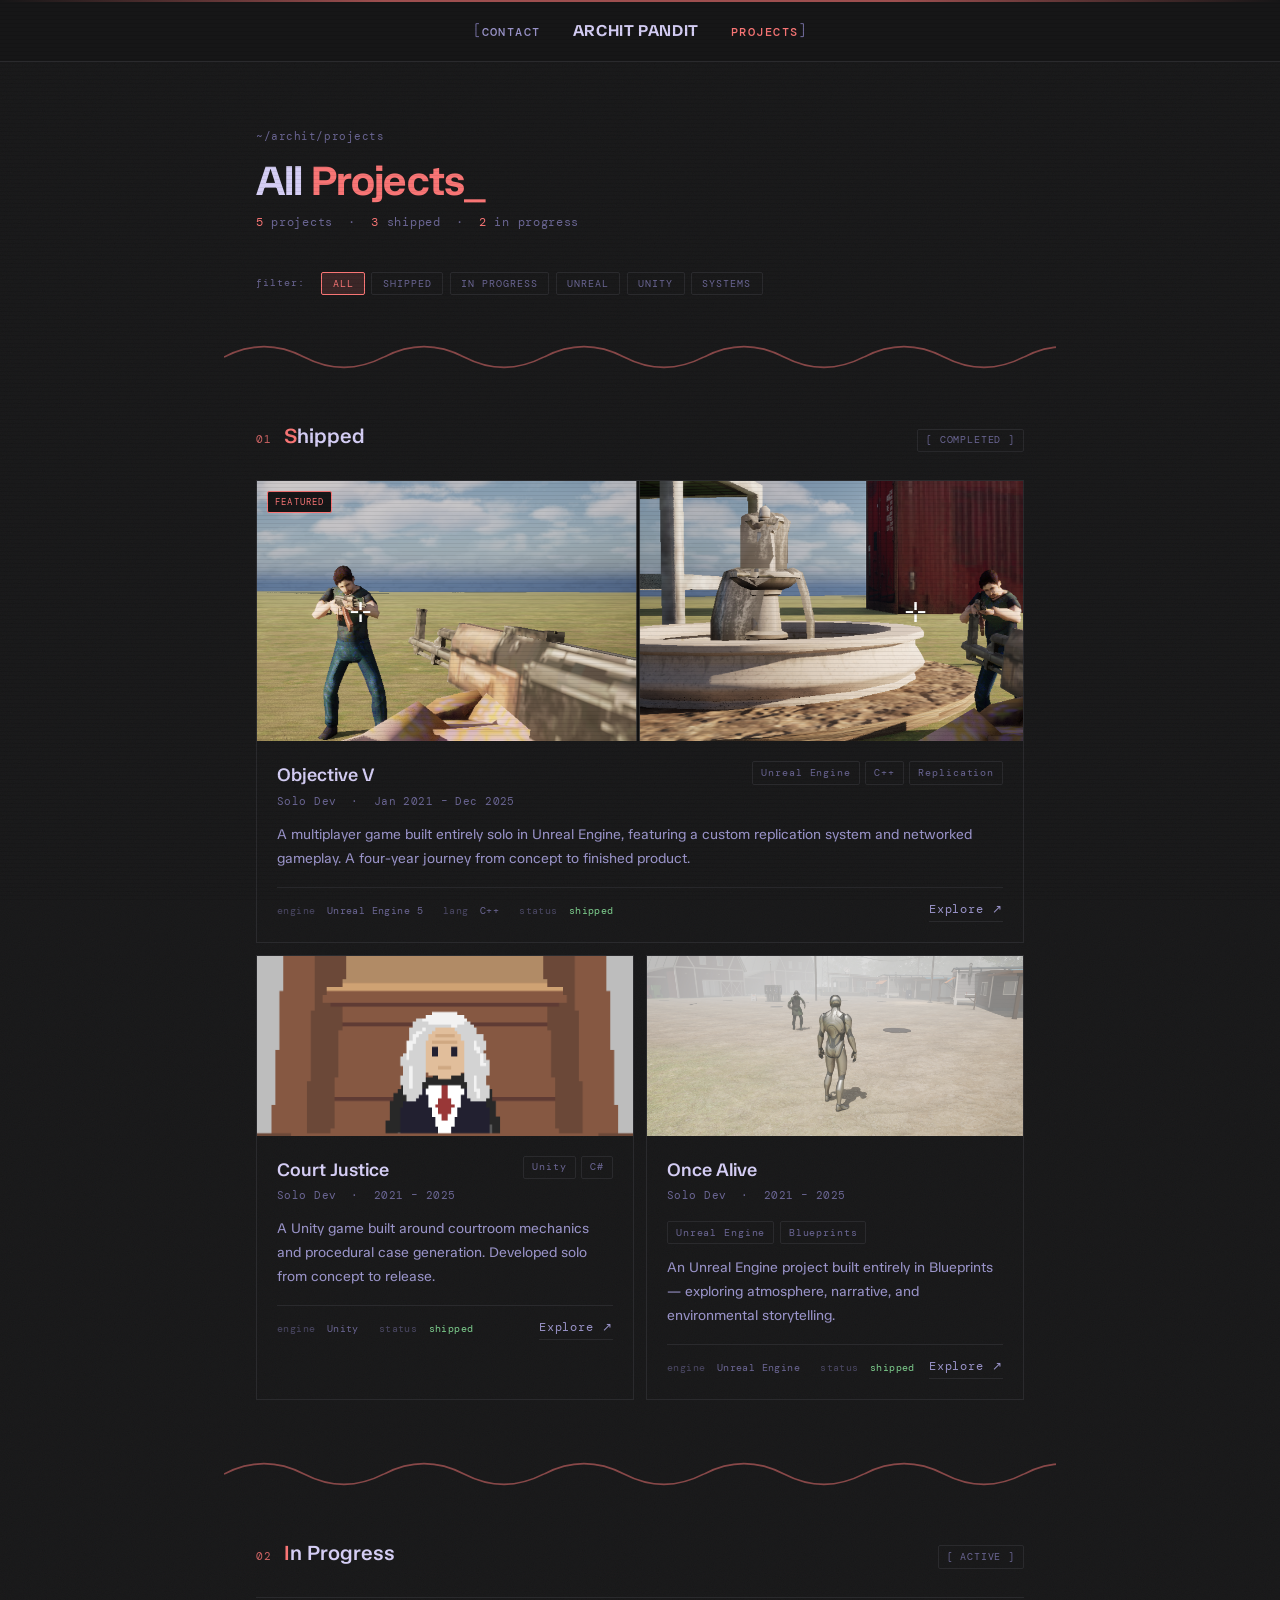
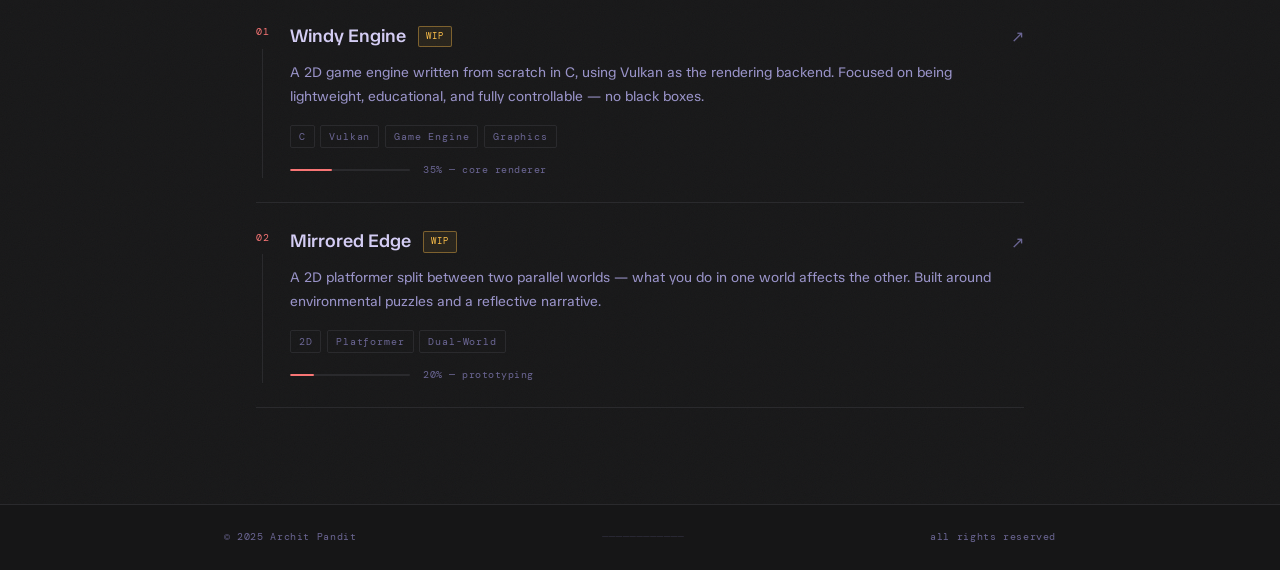
<file: pages/proj.html>
<!DOCTYPE html>
<html lang="en">
<head>
    <meta charset="UTF-8">
    <meta name="viewport" content="width=device-width, initial-scale=1.0">
    <title>Projects — Archit Pandit</title>
    <link rel="stylesheet" href="../styles/style.css"/>
    <link rel="stylesheet" href="../styles/proj.css"/>

    <link rel="preconnect" href="https://fonts.googleapis.com"/>
    <link rel="preconnect" href="https://fonts.gstatic.com" crossorigin/>
    <link href="https://fonts.googleapis.com/css2?family=TASA+Orbiter:wght@400..800&family=DM+Mono:ital,wght@0,300;0,400;0,500;1,300;1,400;1,500&display=swap" rel="stylesheet"/>

    <link rel="icon" type="image/png" href="/favicon/favicon-96x96.png" sizes="96x96" />
    <link rel="icon" type="image/svg+xml" href="/favicon/favicon.svg" />
    <link rel="shortcut icon" href="/favicon/favicon.ico" />
    <link rel="apple-touch-icon" sizes="180x180" href="/favicon/apple-touch-icon.png" />
    <link rel="manifest" href="/favicon/site.webmanifest" />
</head>
<body>

    <nav class="navbar">
        <div class="nav-inner">
            <span class="nav-bracket mono">[ </span>
            <ul class="nav-menu">
                <li><a href="../index.html#contact" class="nav-link colour-switch-link mono">CONTACT</a></li>
                <li><a href="../index.html" class="nav-link nav-home colour-switch-link">ARCHIT PANDIT</a></li>
                <li><a href="proj.html" class="nav-link colour-switch-link mono nav-active">PROJECTS</a></li>
            </ul>
            <span class="nav-bracket mono"> ]</span>
        </div>
    </nav>

    <main class="proj-main">

        <!-- ─── PAGE HEADER ───────────────────────────── -->
        <header class="proj-header margin-content">
            <p class="hero-path mono">~/archit/projects</p>
            <h1 class="proj-title">All <span class="focus-text">Projects</span><span class="cursor">_</span></h1>
            <p class="proj-subtitle mono">
                <span class="stat-val">5</span> projects &nbsp;·&nbsp;
                <span class="stat-val">3</span> shipped &nbsp;·&nbsp;
                <span class="stat-val">2</span> in progress
            </p>
        </header>

        <!-- ─── FILTER BAR ─────────────────────────────── -->
        <div class="filter-bar margin-content">
            <span class="mono filter-label">filter:</span>
            <div class="filter-pills">
                <button class="pill pill-active mono" data-filter="all">ALL</button>
                <button class="pill mono" data-filter="shipped">SHIPPED</button>
                <button class="pill mono" data-filter="wip">IN PROGRESS</button>
                <button class="pill mono" data-filter="unreal">UNREAL</button>
                <button class="pill mono" data-filter="unity">UNITY</button>
                <button class="pill mono" data-filter="systems">SYSTEMS</button>
            </div>
        </div>

        <div class="section-divider margin-content">
            <span class="mono">── ◆ ──────────────────────────────────────────── ◆ ──</span>
        </div>

        <!-- ─── SHIPPED PROJECTS ───────────────────────── -->
        <section class="proj-section margin-content" id="shipped">
            <div class="section-header">
                <span class="section-num mono">01</span>
                <h2 class="section-title"><span class="focus-text">S</span>hipped</h2>
                <span class="section-tag mono">[ COMPLETED ]</span>
            </div>

            <!-- OBJECTIVE V — featured / large card -->
            <article class="proj-card proj-card--featured" data-tags="shipped unreal">
                <div class="proj-card-img-wrap">
                    <img class="proj-card-img" src="/assets/proj-thumbnail/objV.png" alt="Objective V">
                    <div class="proj-card-img-overlay mono">VIEW PROJECT →</div>
                    <span class="proj-card-badge mono">FEATURED</span>
                </div>
                <div class="proj-card-body">
                    <div class="proj-card-top">
                        <div>
                            <h2 class="proj-card-title">Objective V</h2>
                            <p class="proj-card-sub mono">Solo Dev &nbsp;·&nbsp; Jan 2021 – Dec 2025</p>
                        </div>
                        <div class="proj-card-tags">
                            <span class="tag mono">Unreal Engine</span>
                            <span class="tag mono">C++</span>
                            <span class="tag mono">Replication</span>
                        </div>
                    </div>
                    <p class="proj-card-desc">
                        A multiplayer game built entirely solo in Unreal Engine, featuring a custom replication system and networked gameplay. A four-year journey from concept to finished product.
                    </p>
                    <div class="proj-card-footer">
                        <div class="proj-meta-row">
                            <span class="proj-meta mono"><span class="proj-meta-label">engine</span> Unreal Engine 5</span>
                            <span class="proj-meta mono"><span class="proj-meta-label">lang</span> C++</span>
                            <span class="proj-meta mono"><span class="proj-meta-label">status</span> <span class="status-shipped">shipped</span></span>
                        </div>
                        <a href="#" class="proj-link mono colour-switch-link">Explore ↗</a>
                    </div>
                </div>
            </article>

            <!-- COURT JUSTICE + ONCE ALIVE — side by side -->
            <div class="proj-pair">
                <article class="proj-card proj-card--half" data-tags="shipped unity">
                    <div class="proj-card-img-wrap">
                        <img class="proj-card-img" src="/assets/proj-thumbnail/court-justice.png" alt="Court Justice">
                        <div class="proj-card-img-overlay mono">VIEW →</div>
                    </div>
                    <div class="proj-card-body">
                        <div class="proj-card-top">
                            <div>
                                <h2 class="proj-card-title">Court Justice</h2>
                                <p class="proj-card-sub mono">Solo Dev &nbsp;·&nbsp; 2021 – 2025</p>
                            </div>
                            <div class="proj-card-tags">
                                <span class="tag mono">Unity</span>
                                <span class="tag mono">C#</span>
                            </div>
                        </div>
                        <p class="proj-card-desc">
                            A Unity game built around courtroom mechanics and procedural case generation. Developed solo from concept to release.
                        </p>
                        <div class="proj-card-footer">
                            <div class="proj-meta-row">
                                <span class="proj-meta mono"><span class="proj-meta-label">engine</span> Unity</span>
                                <span class="proj-meta mono"><span class="proj-meta-label">status</span> <span class="status-shipped">shipped</span></span>
                            </div>
                            <a href="#" class="proj-link mono colour-switch-link">Explore ↗</a>
                        </div>
                    </div>
                </article>

                <article class="proj-card proj-card--half" data-tags="shipped unreal">
                    <div class="proj-card-img-wrap">
                        <img class="proj-card-img" src="/assets/proj-thumbnail/once-alive.png" alt="Once Alive">
                        <div class="proj-card-img-overlay mono">VIEW →</div>
                    </div>
                    <div class="proj-card-body">
                        <div class="proj-card-top">
                            <div>
                                <h2 class="proj-card-title">Once Alive</h2>
                                <p class="proj-card-sub mono">Solo Dev &nbsp;·&nbsp; 2021 – 2025</p>
                            </div>
                            <div class="proj-card-tags">
                                <span class="tag mono">Unreal Engine</span>
                                <span class="tag mono">Blueprints</span>
                            </div>
                        </div>
                        <p class="proj-card-desc">
                            An Unreal Engine project built entirely in Blueprints — exploring atmosphere, narrative, and environmental storytelling.
                        </p>
                        <div class="proj-card-footer">
                            <div class="proj-meta-row">
                                <span class="proj-meta mono"><span class="proj-meta-label">engine</span> Unreal Engine</span>
                                <span class="proj-meta mono"><span class="proj-meta-label">status</span> <span class="status-shipped">shipped</span></span>
                            </div>
                            <a href="#" class="proj-link mono colour-switch-link">Explore ↗</a>
                        </div>
                    </div>
                </article>
            </div>
        </section>

        <div class="section-divider margin-content">
            <span class="mono">── ◆ ──────────────────────────────────────────── ◆ ──</span>
        </div>

        <!-- ─── IN PROGRESS ────────────────────────────── -->
        <section class="proj-section margin-content" id="wip">
            <div class="section-header">
                <span class="section-num mono">02</span>
                <h2 class="section-title"><span class="focus-text">I</span>n Progress</h2>
                <span class="section-tag mono">[ ACTIVE ]</span>
            </div>

            <div class="wip-list">

                <!-- WINDY ENGINE -->
                <article class="wip-card" data-tags="wip systems">
                    <div class="wip-card-left">
                        <div class="wip-index-col">
                            <span class="wip-index mono">01</span>
                            <div class="wip-vline"></div>
                        </div>
                        <div class="wip-card-body">
                            <div class="wip-card-top">
                                <h2 class="proj-card-title">Windy Engine</h2>
                                <span class="wip-badge mono">WIP</span>
                            </div>
                            <p class="proj-card-desc">
                                A 2D game engine written from scratch in C, using Vulkan as the rendering backend. Focused on being lightweight, educational, and fully controllable — no black boxes.
                            </p>
                            <div class="proj-card-tags wip-tags">
                                <span class="tag mono">C</span>
                                <span class="tag mono">Vulkan</span>
                                <span class="tag mono">Game Engine</span>
                                <span class="tag mono">Graphics</span>
                            </div>
                            <div class="wip-progress-wrap">
                                <div class="wip-progress-bar">
                                    <div class="wip-progress-fill" style="width: 35%"></div>
                                </div>
                                <span class="mono wip-progress-label">35% — core renderer</span>
                            </div>
                        </div>
                    </div>
                    <a href="#" class="wip-link mono colour-switch-link">↗</a>
                </article>

                <!-- MIRRORED EDGE -->
                <article class="wip-card" data-tags="wip unity">
                    <div class="wip-card-left">
                        <div class="wip-index-col">
                            <span class="wip-index mono">02</span>
                            <div class="wip-vline"></div>
                        </div>
                        <div class="wip-card-body">
                            <div class="wip-card-top">
                                <h2 class="proj-card-title">Mirrored Edge</h2>
                                <span class="wip-badge mono">WIP</span>
                            </div>
                            <p class="proj-card-desc">
                                A 2D platformer split between two parallel worlds — what you do in one world affects the other. Built around environmental puzzles and a reflective narrative.
                            </p>
                            <div class="proj-card-tags wip-tags">
                                <span class="tag mono">2D</span>
                                <span class="tag mono">Platformer</span>
                                <span class="tag mono">Dual-World</span>
                            </div>
                            <div class="wip-progress-wrap">
                                <div class="wip-progress-bar">
                                    <div class="wip-progress-fill" style="width: 20%"></div>
                                </div>
                                <span class="mono wip-progress-label">20% — prototyping</span>
                            </div>
                        </div>
                    </div>
                    <a href="#" class="wip-link mono colour-switch-link">↗</a>
                </article>

            </div>
        </section>

    </main>

    <footer class="footer">
        <div class="footer-inner mono">
            <span class="footer-left">© 2025 Archit Pandit</span>
            <span class="footer-sep">────────────</span>
            <span class="footer-right">all rights reserved</span>
        </div>
    </footer>

    <script>
        // ─── filter pills ───────────────────────────────────
        const pills   = document.querySelectorAll('.pill');
        const cards   = document.querySelectorAll('[data-tags]');

        pills.forEach(pill => {
            pill.addEventListener('click', () => {
                pills.forEach(p => p.classList.remove('pill-active'));
                pill.classList.add('pill-active');

                const filter = pill.dataset.filter;

                cards.forEach(card => {
                    const tags = card.dataset.tags.split(' ');
                    const show = filter === 'all' || tags.includes(filter);

                    if (show) {
                        card.style.opacity = '1';
                        card.style.pointerEvents = 'auto';
                        card.style.filter = '';
                    } else {
                        card.style.opacity = '0.18';
                        card.style.pointerEvents = 'none';
                        card.style.filter = 'grayscale(1)';
                    }
                });
            });
        });
    </script>
</body>
</html>
</file>
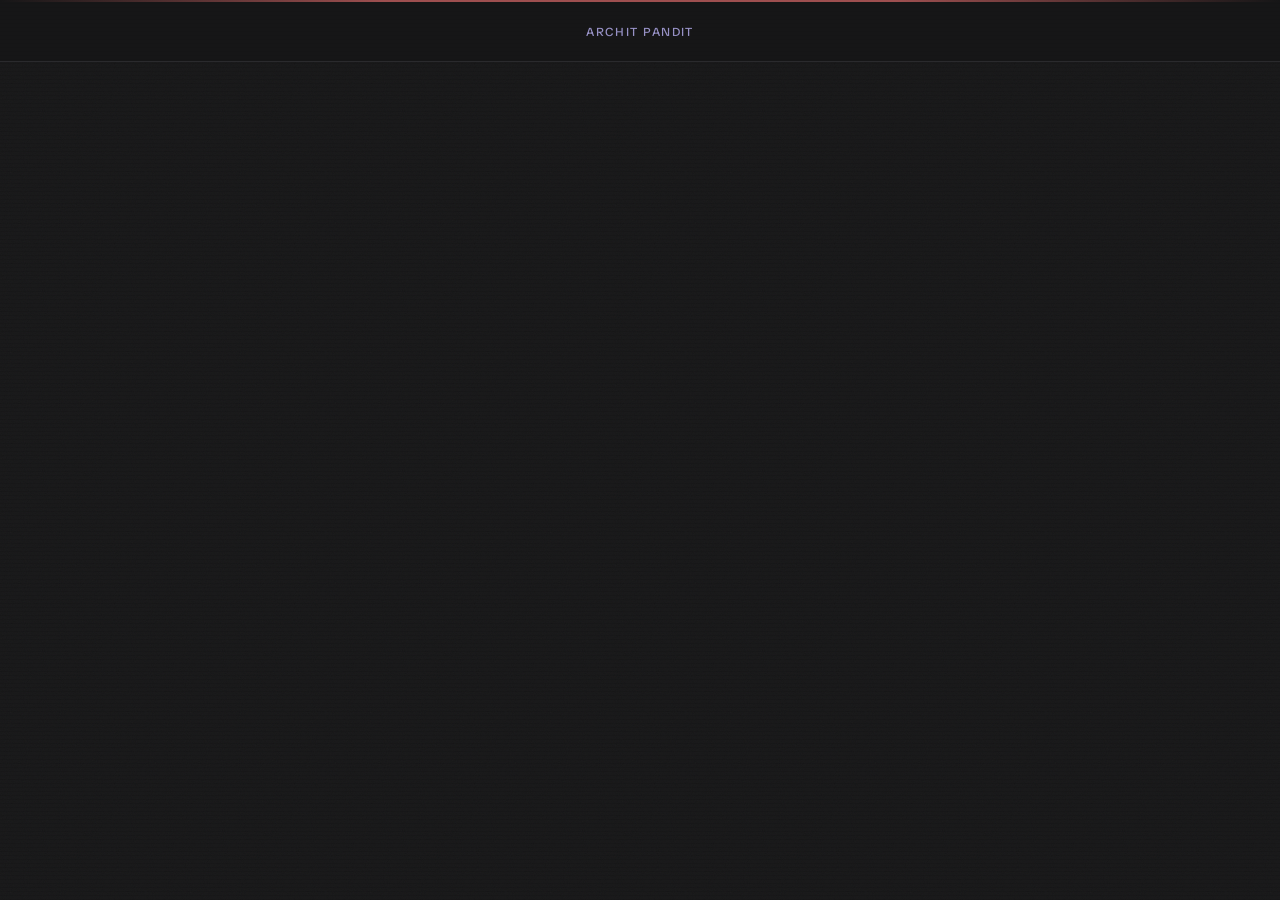
<file: pages/work.html>
<!DOCTYPE html>
<html lang="en">
<head>
    <meta charset="UTF-8">
    <meta name="viewport" content="width=device-width, initial-scale=1.0">
    <title>My Work</title>
    <link rel="stylesheet" href="/styles/style.css"/>

    <link rel="preconnect" href="https://fonts.googleapis.com"/>
    <link rel="preconnect" href="https://fonts.gstatic.com" crossorigin/>
    <link href="https://fonts.googleapis.com/css2?family=Inter:ital,opsz,wght@0,14..32,100..900;1,14..32,100..900&family=Montserrat:ital,wght@0,100..900;1,100..900&family=TASA+Orbiter:wght@400..800&display=swap" rel="stylesheet"/>

    <link rel="icon" type="image/png" href="/favicon/favicon-96x96.png" sizes="96x96" />
    <link rel="icon" type="image/svg+xml" href="/favicon/favicon.svg" />
    <link rel="shortcut icon" href="/favicon/favicon.ico" />
    <link rel="apple-touch-icon" sizes="180x180" href="/favicon/apple-touch-icon.png" />
    <link rel="manifest" href="/favicon/site.webmanifest" />
</head>
<body>
    <nav class="navbar">
        <div class="nav-container">
            <ul class="nav-menu">
                <li><a href="/index.html" class="nav-link colour-switch-link">ARCHIT PANDIT</a></li>
            </ul>
        </div>
    </nav>
</body>
</file>
<file: styles/style.css>
* {
    margin: 0;
    padding: 0;
    box-sizing: border-box;
}

:root {
    --abyss:          #161617;
    --surface:        #1c1c1e;
    --border:         #2a2a2d;
    --border-bright:  #3a3a3f;
    --grapefruit:     #F87575;
    --grapefruit-dim: rgba(248, 117, 117, 0.15);
    --text-primary:   #D4CDF4;
    --text-secondary: #9993c8;
    --text-tertiary:  #6b6694;
    --scanline:       rgba(0, 0, 0, 0.18);
}

/* ─── BASE ─────────────────────────────────────── */

body {
    font-family: 'TASA Orbiter', Georgia, serif;
    background: var(--abyss);
    color: var(--text-primary);
    overflow-x: hidden;
    line-height: 1.6;
    /* subtle noise grain */
    background-image:
        url("data:image/svg+xml,%3Csvg viewBox='0 0 200 200' xmlns='http://www.w3.org/2000/svg'%3E%3Cfilter id='n'%3E%3CfeTurbulence type='fractalNoise' baseFrequency='0.85' numOctaves='4' stitchTiles='stitch'/%3E%3C/filter%3E%3Crect width='100%25' height='100%25' filter='url(%23n)' opacity='0.035'/%3E%3C/svg%3E");
    background-size: 180px 180px;
}

/* scanline overlay */
body::after {
    content: '';
    position: fixed;
    inset: 0;
    background: repeating-linear-gradient(
        to bottom,
        transparent 0px,
        transparent 3px,
        var(--scanline) 3px,
        var(--scanline) 4px
    );
    pointer-events: none;
    z-index: 99999;
    opacity: 0.35;
}

h1 { font-size: 1.6rem; font-weight: 600; letter-spacing: -0.01em; }
h2 { font-size: 1.1rem; font-weight: 500; }

a { text-decoration: none; color: inherit; }

.mono {
    font-family: 'DM Mono', 'Courier New', monospace;
    letter-spacing: 0.01em;
}

/* ─── NAVBAR ───────────────────────────────────── */

.navbar {
    padding: 1.1rem 3rem;
    position: fixed;
    width: 100%;
    top: 0;
    left: 0;
    z-index: 9999;
    background: var(--abyss);
    border-bottom: 1px solid var(--border);
}

/* top accent line */
.navbar::before {
    content: '';
    position: absolute;
    top: 0; left: 0;
    width: 100%; height: 2px;
    background: linear-gradient(
        90deg,
        transparent 0%,
        var(--grapefruit) 30%,
        var(--grapefruit) 70%,
        transparent 100%
    );
    opacity: 0.6;
}

.nav-inner {
    display: flex;
    align-items: center;
    justify-content: center;
    gap: 0;
}

.nav-bracket {
    color: var(--text-tertiary);
    font-size: 0.85rem;
    user-select: none;
}

.nav-menu {
    display: flex;
    flex-direction: row;
    justify-content: space-around;
    align-items: center;
    list-style: none;
    gap: 2rem;
    margin: 0;
    padding: 0;
}

.nav-link {
    color: var(--text-secondary);
    font-size: 0.75rem;
    font-weight: 500;
    letter-spacing: 0.12em;
    transition: color 0.2s;
}

.nav-home {
    font-family: 'TASA Orbiter', serif;
    font-size: 1rem;
    font-weight: 700;
    color: var(--text-primary);
    letter-spacing: 0.04em;
}

/* ─── LAYOUT ───────────────────────────────────── */

.margin-content {
    max-width: 52rem;
    margin-left: auto;
    margin-right: auto;
    padding-left: 2rem;
    padding-right: 2rem;
    position: relative;
}

/* ─── SECTION DIVIDER — animated squiggle ──────── */

.section-divider {
    margin: 3rem auto;
    /* padding-bottom: 10rem; */
    height: 28px;
    overflow: hidden;
    position: relative;
    /* seamlessly-tiling sine wave, two crests per 200 px tile */
    /* tile = 64px wide, 4 semicircles (r=8), perfectly seamless */
    background-image: url("data:image/svg+xml,%3Csvg xmlns='http://www.w3.org/2000/svg' width='160' height='28' viewBox='0 0 160 28'%3E%3Cpath d='M0,14 C27,0 53,0 80,14 C107,28 133,28 160,14' stroke='%23F87575' stroke-width='1.5' fill='none' stroke-opacity='0.5'/%3E%3C/svg%3E");
    background-repeat: repeat-x;
    background-position: 0 center;
    background-size: 160px 28px;
    animation: squiggle-scroll 3s linear infinite;
}

/* hide any leftover text content inside dividers */
.section-divider * { display: none; }

@keyframes squiggle-scroll {
    from { background-position-x: 0; }
    to   { background-position-x: -160px; }
}

/* ─── SECTION HEADERS ──────────────────────────── */

.section-header {
    display: flex;
    align-items: baseline;
    gap: 0.75rem;
    margin-bottom: 1.75rem;
}

.section-num {
    font-size: 0.7rem;
    color: var(--grapefruit);
    opacity: 0.8;
    letter-spacing: 0.08em;
}

.section-tag {
    font-size: 0.65rem;
    color: var(--text-tertiary);
    margin-left: auto;
    letter-spacing: 0.08em;
    border: 1px solid var(--border);
    padding: 0.15rem 0.5rem;
    border-radius: 2px;
}

/* ─── HERO ─────────────────────────────────────── */

.hero {
    min-height: 100vh;
    display: flex;
    align-items: center;
}

.hero-path {
    font-size: 0.7rem;
    color: var(--text-tertiary);
    margin-bottom: 0.75rem;
    letter-spacing: 0.05em;
}

/* blinking cursor */
.cursor {
    color: var(--grapefruit);
    animation: blink 1.1s step-end infinite;
    font-weight: 300;
}

@keyframes blink {
    0%, 100% { opacity: 1; }
    50%       { opacity: 0; }
}

.hero-name {
    font-size: 2.6rem;
    font-weight: 700;
    letter-spacing: -0.02em;
    line-height: 1.15;
}

.hero-greeting-sub {
    font-size: 0.8rem;
    color: var(--text-tertiary);
    margin-top: 0.4rem;
    letter-spacing: 0.04em;
}

.focus-text { color: var(--grapefruit); }

.highlight-text {
    color: var(--text-primary);
    font-style: normal;
}

.hero-blurb-content {
    margin-top: 2.5rem;
    padding-left: 1.25rem;
    border-left: 1px solid var(--border-bright);
}

.hero-blurb {
    color: var(--text-secondary);
    font-size: 0.95rem;
    line-height: 1.8;
}

.quote {
    color: var(--text-tertiary);
    font-style: italic;
}

.quote-attr {
    font-size: 0.78rem;
    color: var(--text-tertiary);
}

/* ─── WORK GRID ─────────────────────────────────── */

.work { margin-top: 0; padding-bottom: 4rem; }

.work-grid {
    display: grid;
    grid-template-columns: repeat(3, 1fr);
    gap: 12px;
}

.item {
    display: block;
    cursor: pointer;
}

.item-img-wrap {
    position: relative;
    overflow: hidden;
    border: 1px solid var(--border);
    transition: border-color 0.25s;
}

.item:hover .item-img-wrap {
    border-color: var(--grapefruit);
}

/* corner bracket decoration */
.item-img-wrap::before,
.item-img-wrap::after {
    content: '';
    position: absolute;
    width: 10px; height: 10px;
    z-index: 2;
    transition: opacity 0.25s;
    opacity: 0;
}

.item:hover .item-img-wrap::before {
    border-top: 1px solid var(--grapefruit);
    border-left: 1px solid var(--grapefruit);
    top: 4px; left: 4px;
    opacity: 1;
}

.item:hover .item-img-wrap::after {
    border-bottom: 1px solid var(--grapefruit);
    border-right: 1px solid var(--grapefruit);
    bottom: 4px; right: 4px;
    opacity: 1;
}

.work-img {
    width: 100%;
    height: auto;
    aspect-ratio: 4/3;
    object-fit: cover;
    display: block;
    transition: opacity 0.3s, transform 0.4s;
    filter: saturate(0.85);
}

.item:hover .work-img {
    opacity: 0.6;
    transform: scale(1.03);
    filter: saturate(1);
}

.item-img-overlay {
    position: absolute;
    inset: 0;
    display: flex;
    align-items: center;
    justify-content: center;
    font-size: 0.7rem;
    letter-spacing: 0.15em;
    color: var(--grapefruit);
    opacity: 0;
    background: rgba(22, 22, 23, 0.5);
    transition: opacity 0.25s;
}

.item:hover .item-img-overlay { opacity: 1; }

.item-meta { padding-top: 0.6rem; }

.item-sub {
    font-size: 0.68rem;
    color: var(--text-tertiary);
    margin-top: 0.15rem;
    letter-spacing: 0.04em;
}

.item-info {
    font-size: 0.82rem;
    color: var(--text-secondary);
    margin-top: 0.15rem;
}

/* ─── IN PROGRESS ROWS ──────────────────────────── */

.projects { padding-bottom: 4rem; }

.highlighted-projects {
    display: flex;
    flex-direction: column;
    margin-bottom: 1.25rem;
    border-top: 1px solid var(--border);
}

.item-row {
    display: flex;
    align-items: center;
    gap: 1rem;
    padding: 1rem 0;
    border-bottom: 1px solid var(--border);
    transition: background 0.2s, padding-left 0.2s;
}

.item-row:hover {
    padding-left: 0.5rem;
}

.item-index {
    font-size: 0.65rem;
    color: var(--text-tertiary);
    white-space: nowrap;
    letter-spacing: 0.05em;
    min-width: 3rem;
}

.item-row-body { flex: 1; }

.item-row-body h2 {
    font-size: 1rem;
    font-weight: 500;
    transition: color 0.2s;
}

.item-row:hover .item-row-body h2 { color: var(--grapefruit); }

.item-row-arrow {
    font-size: 0.9rem;
    color: var(--text-tertiary);
    transition: color 0.2s, transform 0.2s;
    display: inline-block;
}

.item-row:hover .item-row-arrow {
    color: var(--grapefruit);
    transform: translate(2px, -2px);
}

.projects-page-link {
    font-size: 0.75rem;
    color: var(--text-tertiary);
    letter-spacing: 0.06em;
    transition: color 0.2s;
    display: inline-flex;
    align-items: center;
    gap: 0.4rem;
    border-bottom: 1px solid var(--border);
    padding-bottom: 1px;
}

.projects-page-link:hover { color: var(--grapefruit); border-color: var(--grapefruit); }

.arrow {
    display: inline-block;
    transition: transform 0.25s;
}
.projects-page-link:hover .arrow { transform: translateX(4px); }

/* ─── CONTACT ───────────────────────────────────── */

.contact { padding-bottom: 5rem; }

.contact-list { list-style: none; }

.contact-list li { padding: 0.1rem 0; }

.contact-item {
    font-size: 0.9rem;
    color: var(--text-secondary);
    transition: color 0.2s;
    letter-spacing: 0.04em;
}

/* ─── COLOUR SWITCH ─────────────────────────────── */

.colour-switch-link { transition: color 0.2s; }
.colour-switch-link:hover { color: var(--grapefruit); }

/* ─── FOOTER ────────────────────────────────────── */

.footer {
    border-top: 1px solid var(--border);
    padding: 1.5rem 2rem;
    background: var(--abyss);
}

.footer-inner {
    max-width: 52rem;
    margin: 0 auto;
    display: flex;
    align-items: center;
    justify-content: space-between;
    font-size: 0.65rem;
    color: var(--text-tertiary);
    letter-spacing: 0.06em;
    gap: 1rem;
}

.footer-sep {
    flex: 1;
    text-align: center;
    opacity: 0.3;
    overflow: hidden;
    white-space: nowrap;
}

/* ─── ANIMATIONS ────────────────────────────────── */

@keyframes move-arrow {
    0%, 100% { transform: translateX(0); }
    50%       { transform: translateX(5px); }
}

/* ─── RESPONSIVE ────────────────────────────────── */

@media (max-width: 640px) {
    .navbar { padding: 1rem 1.5rem; }
    .nav-menu { gap: 1rem; }
    .nav-home { font-size: 0.85rem; }

    .margin-content { padding-left: 1.25rem; padding-right: 1.25rem; }

    .hero-name { font-size: 1.9rem; }

    .work-grid { grid-template-columns: 1fr; }

    .section-tag { display: none; }

    .footer-sep { display: none; }
    .footer-inner { justify-content: space-between; }
}
</file>
<file: styles/proj.css>
/* ═══════════════════════════════════════════════
   PROJ.CSS — projects page styles
   inherits base from style.css
   ═══════════════════════════════════════════════ */

/* ─── ACTIVE NAV LINK ──────────────────────────── */

.nav-active {
    color: var(--grapefruit) !important;
}

/* ─── PAGE HEADER ───────────────────────────────── */

.proj-main {
    padding-top: 8rem;
    padding-bottom: 6rem;
}

.proj-header {
    margin-bottom: 2.5rem;
}

.proj-title {
    font-size: 2.6rem;
    font-weight: 700;
    letter-spacing: -0.02em;
    line-height: 1.15;
    margin-top: 0.5rem;
}

.proj-subtitle {
    font-size: 0.72rem;
    color: var(--text-tertiary);
    margin-top: 0.5rem;
    letter-spacing: 0.06em;
}

.stat-val {
    color: var(--grapefruit);
}

/* ─── FILTER BAR ─────────────────────────────────── */

.filter-bar {
    display: flex;
    align-items: center;
    gap: 1rem;
    margin-bottom: 0;
}

.filter-label {
    font-size: 0.65rem;
    color: var(--text-tertiary);
    letter-spacing: 0.1em;
    white-space: nowrap;
}

.filter-pills {
    display: flex;
    flex-wrap: wrap;
    gap: 0.4rem;
}

.pill {
    background: transparent;
    border: 1px solid var(--border);
    color: var(--text-tertiary);
    font-size: 0.62rem;
    letter-spacing: 0.1em;
    padding: 0.25rem 0.65rem;
    cursor: pointer;
    border-radius: 2px;
    transition: border-color 0.2s, color 0.2s, background 0.2s;
}

.pill:hover {
    border-color: var(--border-bright);
    color: var(--text-secondary);
}

.pill-active {
    border-color: var(--grapefruit);
    color: var(--grapefruit);
    background: var(--grapefruit-dim);
}

/* ─── SECTION ───────────────────────────────────── */

.proj-section {
    margin-bottom: 0;
}

.section-title {
    font-size: 1.3rem;
    font-weight: 600;
}

/* ─── PROJECT CARD BASE ─────────────────────────── */

.proj-card {
    border: 1px solid var(--border);
    overflow: hidden;
    transition: border-color 0.25s, opacity 0.3s, filter 0.3s;
    margin-bottom: 12px;
}

.proj-card:hover {
    border-color: var(--border-bright);
}

/* image wrapper — reuses corner bracket trick from style.css */
.proj-card-img-wrap {
    position: relative;
    overflow: hidden;
}

.proj-card-img-wrap::before,
.proj-card-img-wrap::after {
    content: '';
    position: absolute;
    width: 12px; height: 12px;
    z-index: 2;
    opacity: 0;
    transition: opacity 0.25s;
}

.proj-card:hover .proj-card-img-wrap::before {
    border-top: 1px solid var(--grapefruit);
    border-left: 1px solid var(--grapefruit);
    top: 6px; left: 6px;
    opacity: 1;
}

.proj-card:hover .proj-card-img-wrap::after {
    border-bottom: 1px solid var(--grapefruit);
    border-right: 1px solid var(--grapefruit);
    bottom: 6px; right: 6px;
    opacity: 1;
}

.proj-card-img {
    width: 100%;
    height: 100%;
    object-fit: cover;
    display: block;
    filter: saturate(0.8);
    transition: filter 0.3s, transform 0.4s, opacity 0.3s;
}

.proj-card:hover .proj-card-img {
    filter: saturate(1);
    transform: scale(1.025);
    opacity: 0.75;
}

.proj-card-img-overlay {
    position: absolute;
    inset: 0;
    display: flex;
    align-items: center;
    justify-content: center;
    font-size: 0.68rem;
    letter-spacing: 0.16em;
    color: var(--grapefruit);
    opacity: 0;
    background: rgba(22, 22, 23, 0.45);
    transition: opacity 0.25s;
}

.proj-card:hover .proj-card-img-overlay { opacity: 1; }

.proj-card-badge {
    position: absolute;
    top: 10px; left: 10px;
    font-size: 0.58rem;
    letter-spacing: 0.12em;
    color: var(--grapefruit);
    background: var(--abyss);
    border: 1px solid var(--grapefruit);
    padding: 0.15rem 0.45rem;
    border-radius: 2px;
    z-index: 3;
}

/* ─── CARD BODY ─────────────────────────────────── */

.proj-card-body {
    padding: 1.25rem;
}

.proj-card-top {
    display: flex;
    justify-content: space-between;
    align-items: flex-start;
    gap: 1rem;
    margin-bottom: 0.75rem;
    flex-wrap: wrap;
}

.proj-card-title {
    font-size: 1.15rem;
    font-weight: 600;
    color: var(--text-primary);
}

.proj-card-sub {
    font-size: 0.68rem;
    color: var(--text-tertiary);
    margin-top: 0.15rem;
    letter-spacing: 0.04em;
}

.proj-card-desc {
    font-size: 0.88rem;
    color: var(--text-secondary);
    line-height: 1.7;
    margin-bottom: 1rem;
}

.proj-card-tags {
    display: flex;
    flex-wrap: wrap;
    gap: 0.35rem;
}

.tag {
    font-size: 0.6rem;
    letter-spacing: 0.09em;
    border: 1px solid var(--border);
    color: var(--text-tertiary);
    padding: 0.18rem 0.5rem;
    border-radius: 2px;
    transition: border-color 0.2s, color 0.2s;
}

.proj-card:hover .tag,
.wip-card:hover .tag {
    border-color: var(--border-bright);
    color: var(--text-secondary);
}

/* ─── CARD FOOTER ───────────────────────────────── */

.proj-card-footer {
    display: flex;
    align-items: center;
    justify-content: space-between;
    border-top: 1px solid var(--border);
    padding-top: 0.85rem;
    margin-top: 1rem;
    gap: 0.5rem;
    flex-wrap: wrap;
}

.proj-meta-row {
    display: flex;
    gap: 1.25rem;
    flex-wrap: wrap;
}

.proj-meta {
    font-size: 0.65rem;
    color: var(--text-tertiary);
    letter-spacing: 0.04em;
}

.proj-meta-label {
    color: var(--text-tertiary);
    opacity: 0.6;
    margin-right: 0.3rem;
}

.status-shipped {
    color: #7ecf8e;
}

.proj-link {
    font-size: 0.72rem;
    letter-spacing: 0.08em;
    color: var(--text-secondary);
    border-bottom: 1px solid var(--border);
    padding-bottom: 1px;
    transition: color 0.2s, border-color 0.2s;
    white-space: nowrap;
}

.proj-link:hover {
    color: var(--grapefruit);
    border-color: var(--grapefruit);
}

/* ─── FEATURED CARD ─────────────────────────────── */

.proj-card--featured .proj-card-img-wrap {
    height: 260px;
}

/* ─── PAIR (two half-cards side by side) ─────────── */

.proj-pair {
    display: grid;
    grid-template-columns: 1fr 1fr;
    gap: 12px;
}

.proj-card--half .proj-card-img-wrap {
    height: 180px;
}

/* ─── WIP LIST ──────────────────────────────────── */

.wip-list {
    display: flex;
    flex-direction: column;
    gap: 0;
    border-top: 1px solid var(--border);
}

.wip-card {
    display: flex;
    align-items: flex-start;
    justify-content: space-between;
    padding: 1.5rem 0;
    border-bottom: 1px solid var(--border);
    gap: 1rem;
    transition: opacity 0.3s, filter 0.3s;
}

.wip-card-left {
    display: flex;
    gap: 1.25rem;
    flex: 1;
}

.wip-index-col {
    display: flex;
    flex-direction: column;
    align-items: center;
    gap: 0.5rem;
    padding-top: 0.15rem;
}

.wip-index {
    font-size: 0.65rem;
    color: var(--grapefruit);
    letter-spacing: 0.08em;
}

.wip-vline {
    width: 1px;
    flex: 1;
    background: var(--border);
    min-height: 3rem;
}

.wip-card-body { flex: 1; }

.wip-card-top {
    display: flex;
    align-items: center;
    gap: 0.75rem;
    margin-bottom: 0.6rem;
}

.wip-badge {
    font-size: 0.58rem;
    letter-spacing: 0.12em;
    color: #fcbf49;
    border: 1px solid rgba(252, 191, 73, 0.4);
    background: rgba(252, 191, 73, 0.07);
    padding: 0.15rem 0.45rem;
    border-radius: 2px;
}

.wip-tags {
    margin-top: 0.75rem;
}

.wip-progress-wrap {
    margin-top: 0.9rem;
    display: flex;
    align-items: center;
    gap: 0.85rem;
}

.wip-progress-bar {
    width: 120px;
    height: 2px;
    background: var(--border);
    border-radius: 1px;
    overflow: hidden;
    flex-shrink: 0;
}

.wip-progress-fill {
    height: 100%;
    background: var(--grapefruit);
    border-radius: 1px;
    transition: width 0.6s ease;
}

.wip-progress-label {
    font-size: 0.62rem;
    color: var(--text-tertiary);
    letter-spacing: 0.05em;
}

.wip-link {
    font-size: 1rem;
    color: var(--text-tertiary);
    transition: color 0.2s, transform 0.2s;
    display: inline-block;
    padding-top: 0.15rem;
    flex-shrink: 0;
}

.wip-link:hover {
    color: var(--grapefruit);
    transform: translate(2px, -2px);
}

/* ─── RESPONSIVE ────────────────────────────────── */

@media (max-width: 640px) {
    .proj-title { font-size: 1.9rem; }

    .proj-pair {
        grid-template-columns: 1fr;
    }

    .proj-card--featured .proj-card-img-wrap { height: 200px; }
    .proj-card--half .proj-card-img-wrap { height: 160px; }

    .proj-card-top { flex-direction: column; gap: 0.5rem; }
    .proj-card-footer { flex-direction: column; align-items: flex-start; }

    .filter-bar { flex-direction: column; align-items: flex-start; }

    .wip-progress-bar { width: 80px; }
}
</file>
